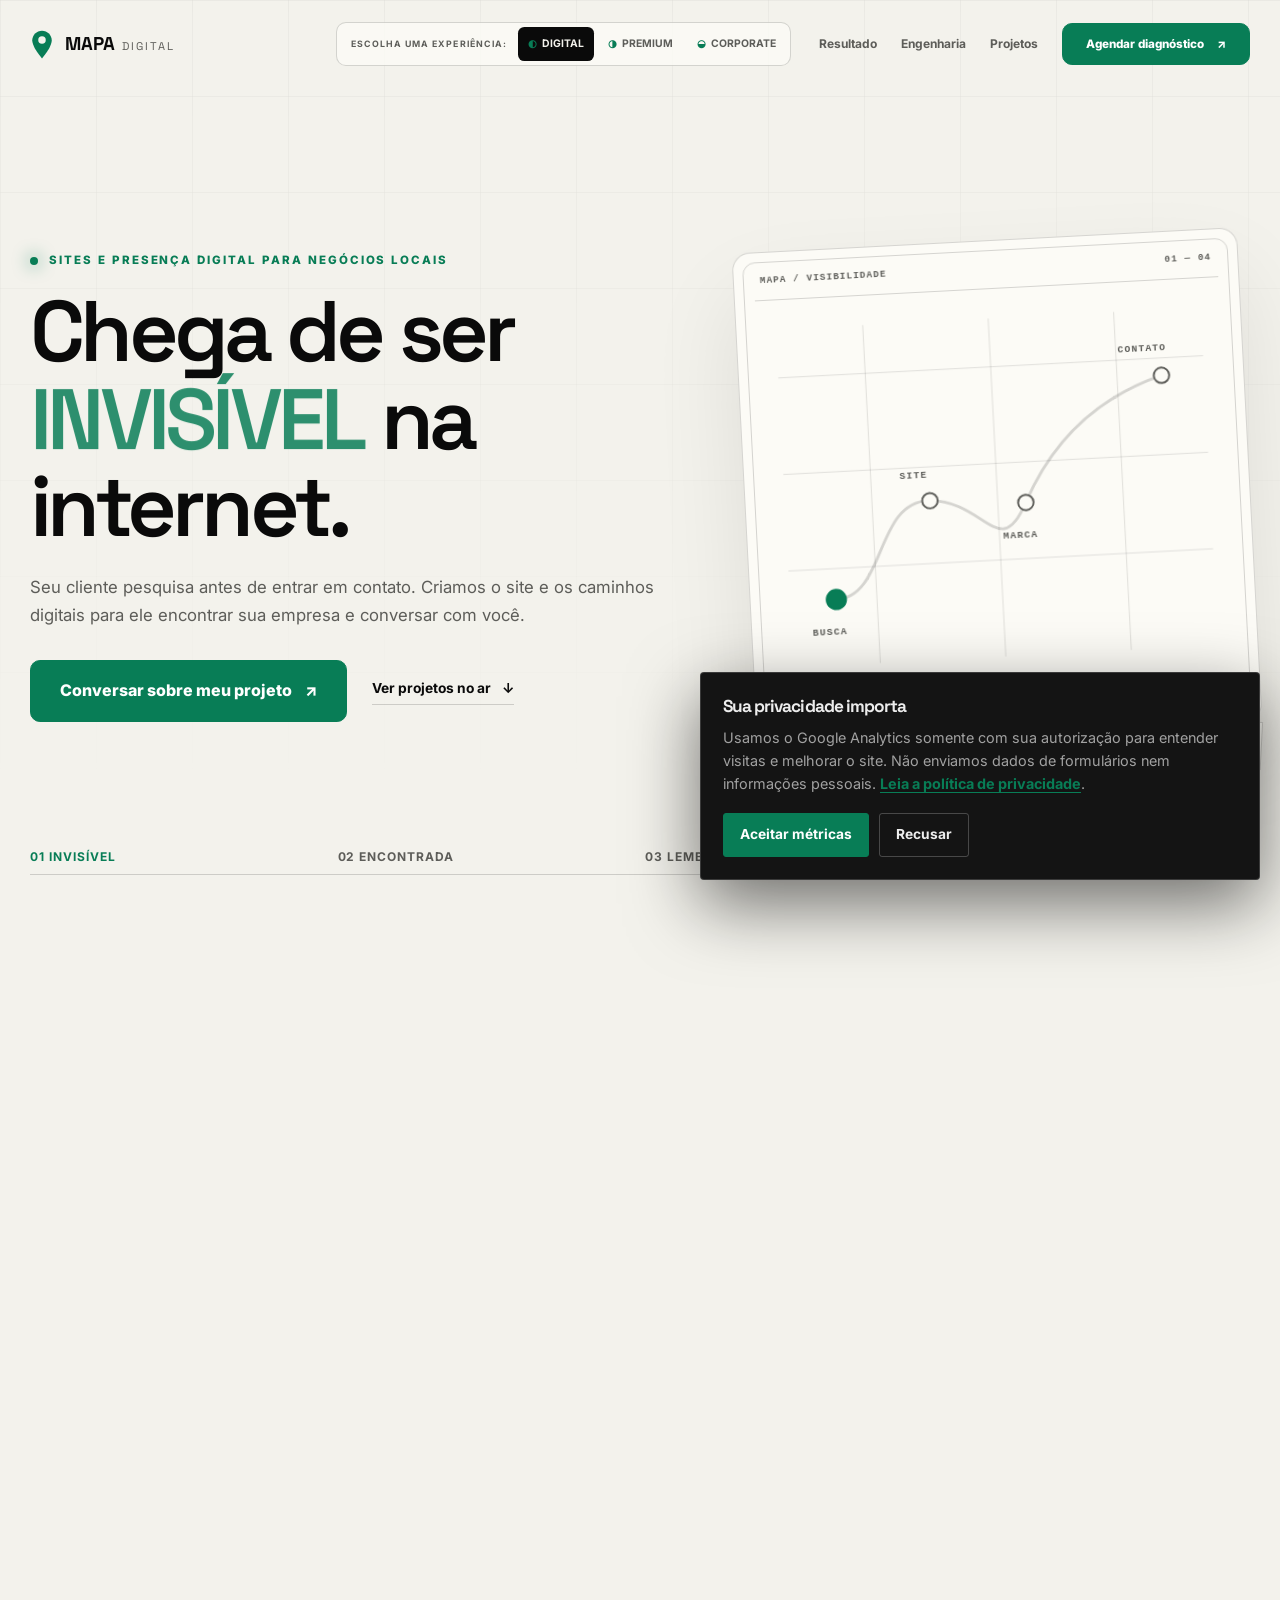
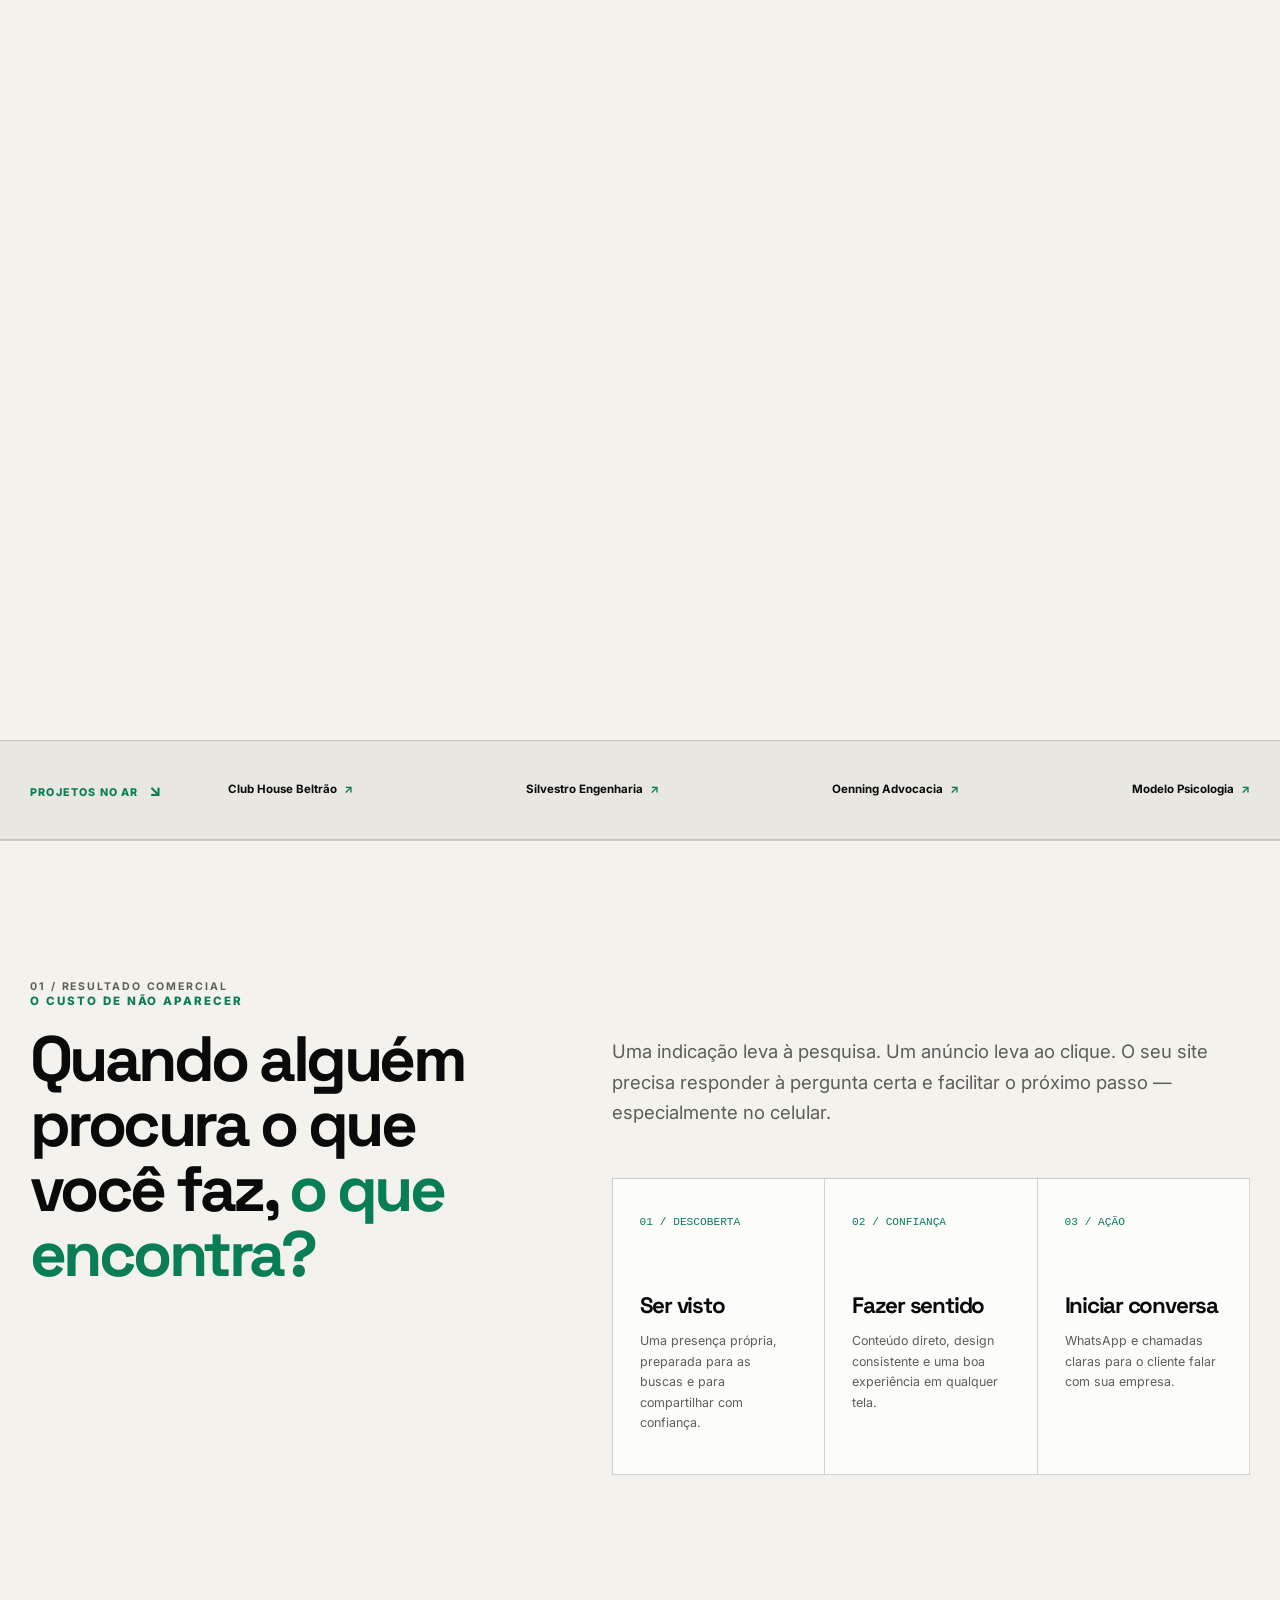
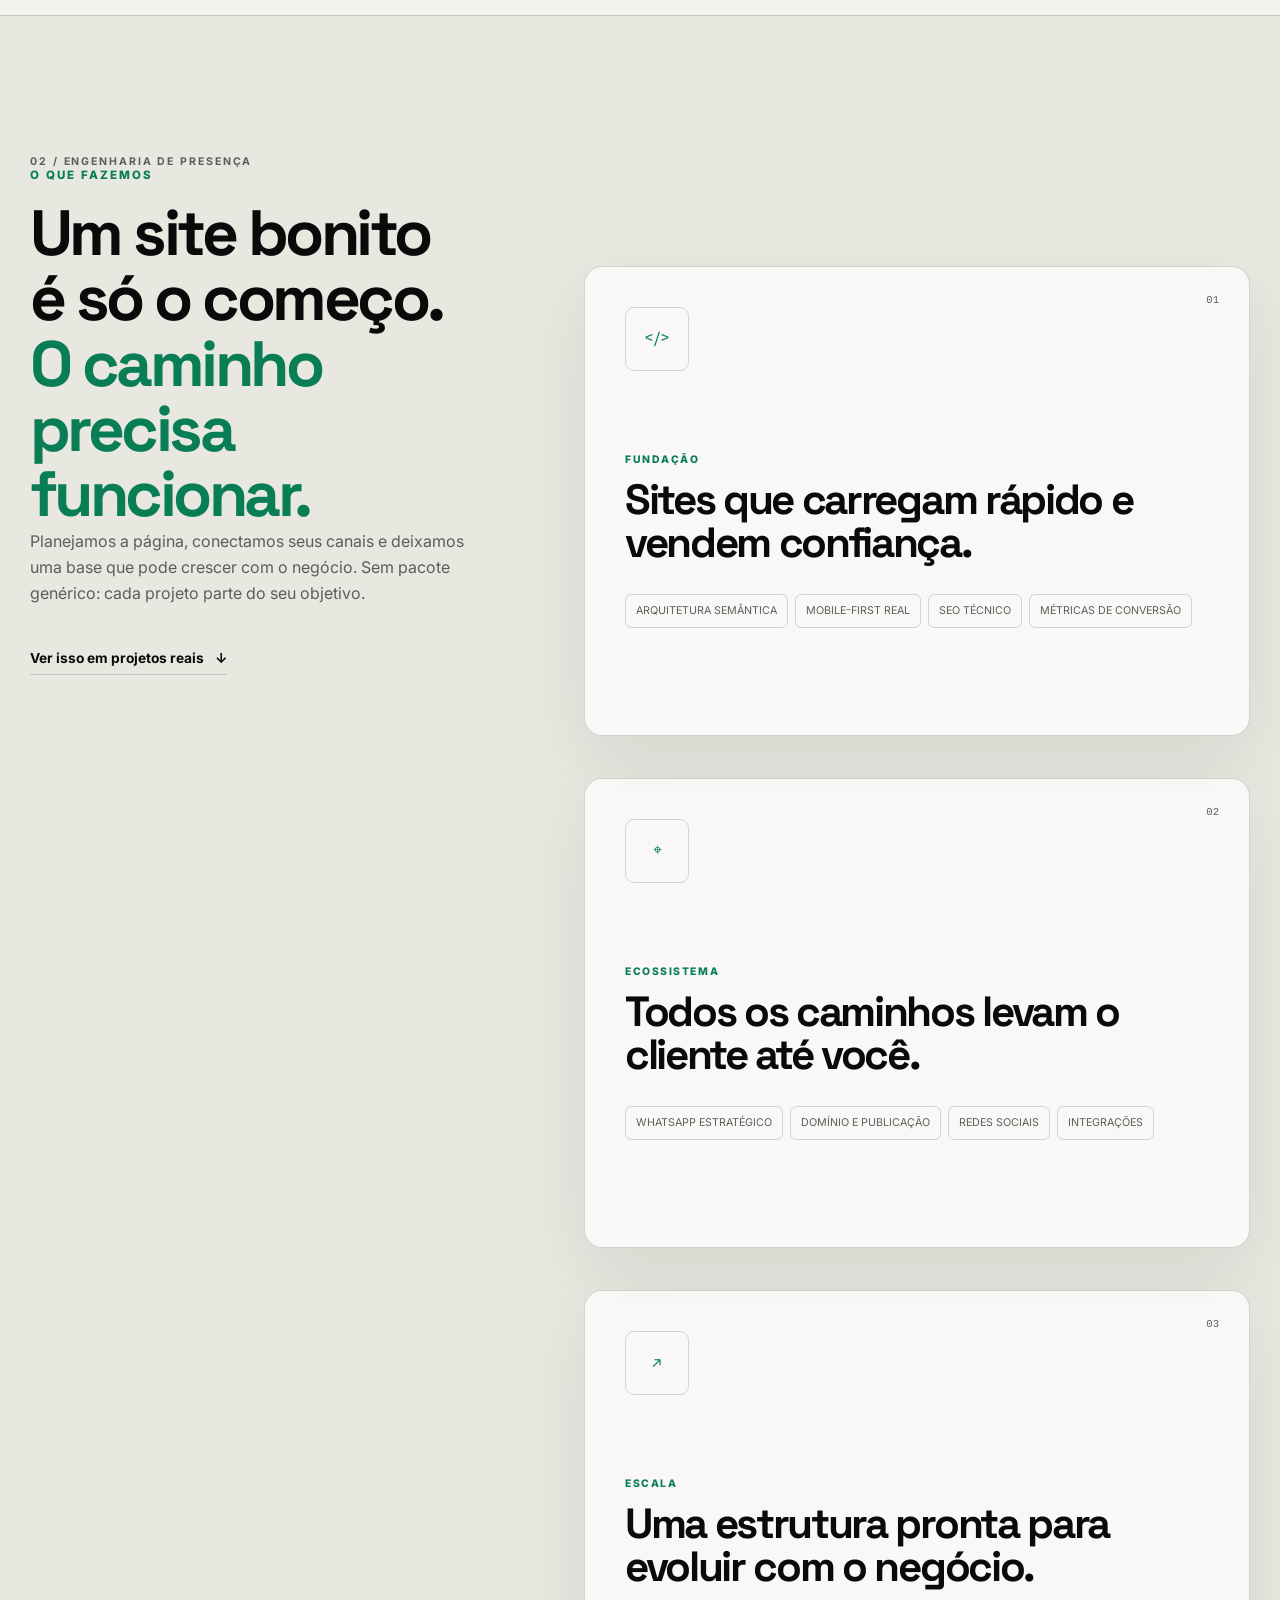
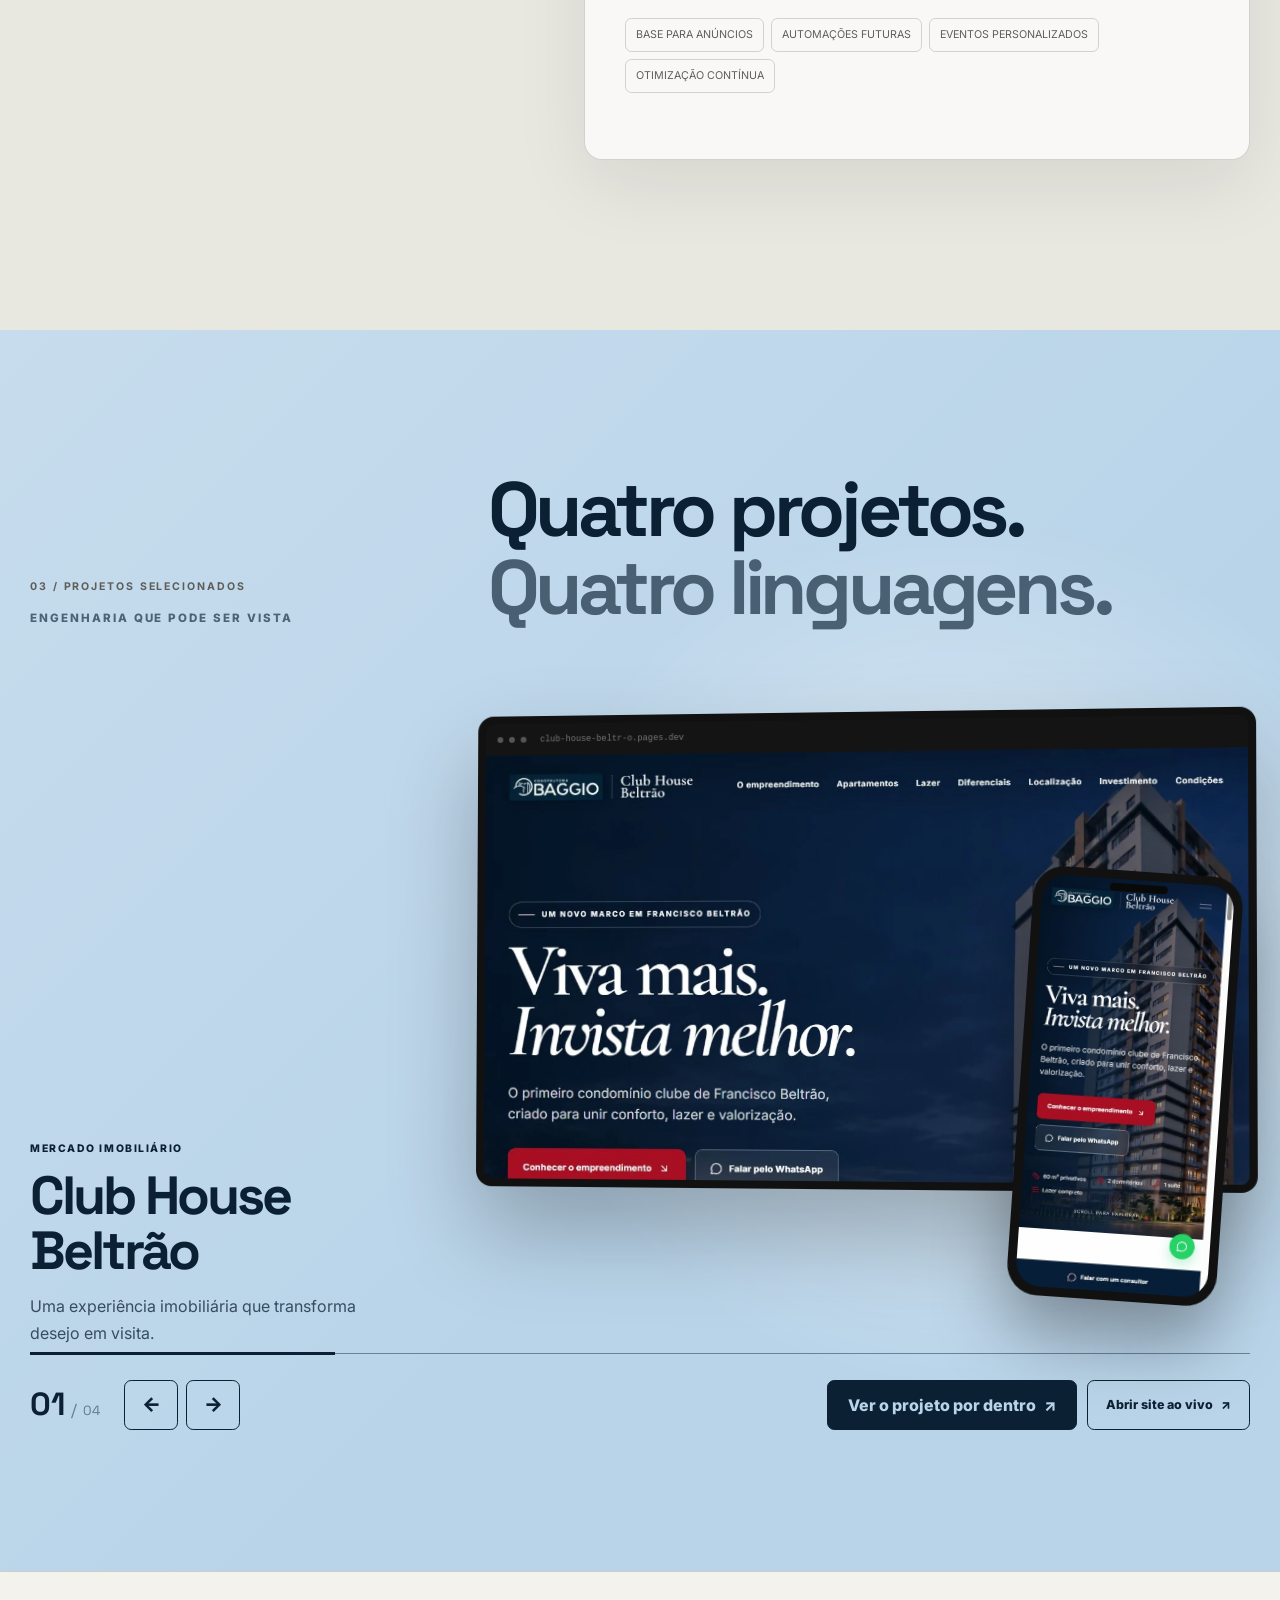
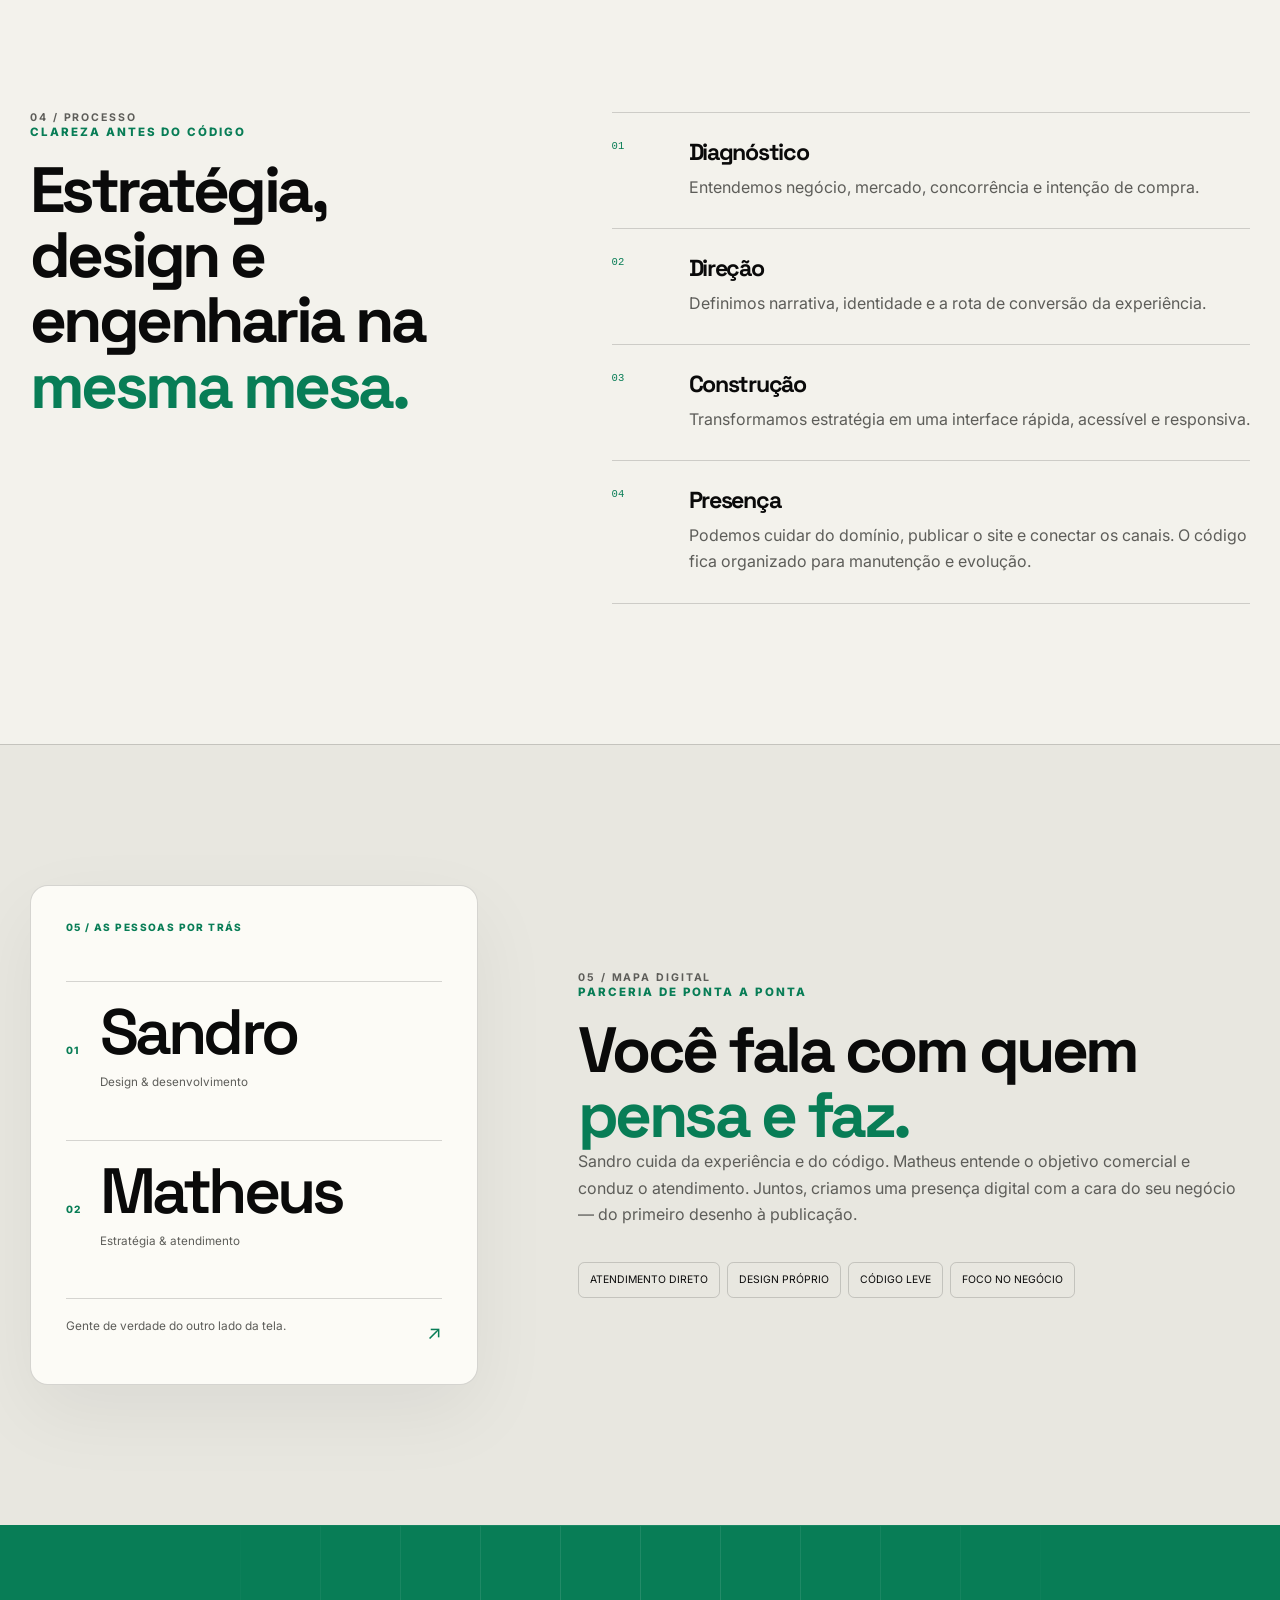
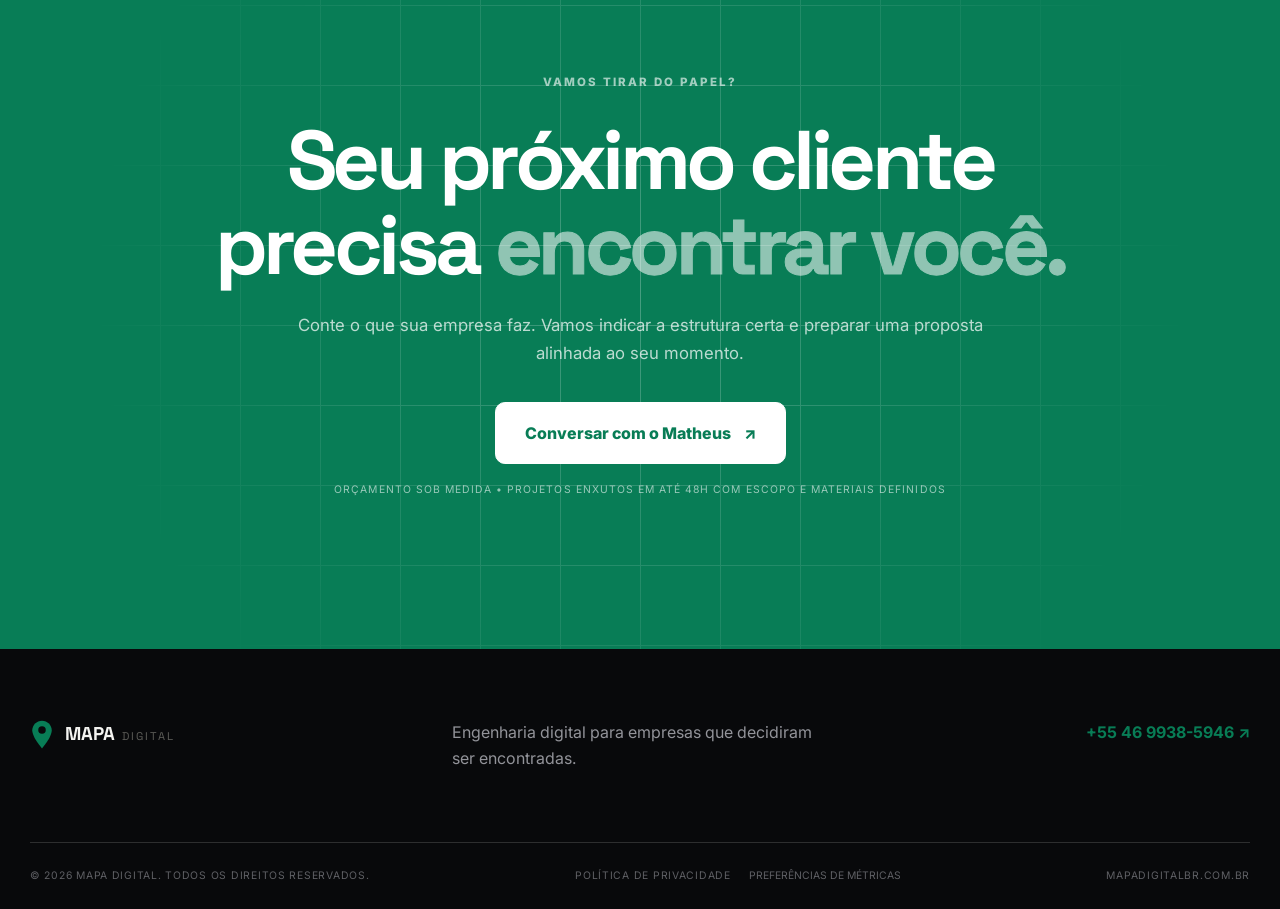
<file: index.html>
<!doctype html>
<html lang="pt-BR" data-experience="digital">
<head>
  <meta charset="utf-8">
  <meta name="viewport" content="width=device-width, initial-scale=1">
  <title>Mapa Digital | Sites e presença digital para negócios locais</title>
  <meta name="description" content="Sites e landing pages sob medida, com design, publicação e canais de contato conectados. Conheça os projetos da Mapa Digital e fale com a equipe.">
  <meta name="author" content="Mapa Digital">
  <meta name="theme-color" content="#f3f2ec">
  <meta name="robots" content="index, follow">
  <link rel="canonical" href="https://landing-sites.netlify.app/">

  <meta property="og:type" content="website">
  <meta property="og:locale" content="pt_BR">
  <meta property="og:site_name" content="Mapa Digital">
  <meta property="og:title" content="Mapa Digital | Chega de ser invisível na internet">
  <meta property="og:description" content="Sites sob medida e presença digital pensada para aproximar sua empresa de novos clientes.">
  <meta property="og:url" content="https://landing-sites.netlify.app/">
  <meta property="og:image" content="https://landing-sites.netlify.app/assets/images/og-mapa-digital.png">
  <meta property="og:image:width" content="1200">
  <meta property="og:image:height" content="630">
  <meta property="og:image:alt" content="Mapa Digital — seu negócio encontrado, lembrado e escolhido">
  <meta name="twitter:card" content="summary_large_image">
  <meta name="twitter:title" content="Mapa Digital | Chega de ser invisível na internet">
  <meta name="twitter:description" content="Sites, estratégia e tecnologia para sua empresa vender no digital.">
  <meta name="twitter:image" content="https://landing-sites.netlify.app/assets/images/og-mapa-digital.png">

  <link rel="icon" href="assets/images/mapa-digital-pin.svg" type="image/svg+xml">
  <link rel="manifest" href="site.webmanifest">
  <link rel="preconnect" href="https://fonts.googleapis.com">
  <link rel="preconnect" href="https://fonts.gstatic.com" crossorigin>
  <link href="https://fonts.googleapis.com/css2?family=DM+Serif+Display&family=Inter:wght@400;500;600;700;800&family=Space+Grotesk:wght@500;600;700&display=swap" rel="stylesheet">
  <link rel="stylesheet" href="style.css?v=20260916-5">

  <script type="application/ld+json">
  {
    "@context": "https://schema.org",
    "@type": "ProfessionalService",
    "@id": "https://landing-sites.netlify.app/#service",
    "name": "Mapa Digital",
    "description": "Sites, experiências digitais e integrações para negócios locais.",
    "url": "https://landing-sites.netlify.app/",
    "telephone": "+55 46 9938-5946",
    "areaServed": { "@type": "Country", "name": "Brasil" },
    "serviceType": ["Sites e landing pages", "Presença digital", "Integrações", "Experiências de conversão"]
  }
  </script>
</head>
<body>
  <a class="skip-link" href="#conteudo">Pular para o conteúdo</a>
  <div class="color-wipe" aria-hidden="true"><span>MAPA // DNA</span></div>

  <header class="site-header" data-header>
    <div class="container header-inner">
      <a class="brand" href="#inicio" aria-label="Mapa Digital, início">
        <svg class="brand-pin" viewBox="0 0 32 40" aria-hidden="true"><path d="M16 1.5C8.82 1.5 3 7.24 3 14.34 3 23.9 16 38.5 16 38.5S29 23.9 29 14.34C29 7.24 23.18 1.5 16 1.5Z"/><circle cx="16" cy="14" r="5"/></svg>
        <span class="brand-word"><strong>MAPA</strong><span>DIGITAL</span></span>
      </a>

      <div class="dna-switcher" role="group" aria-label="Escolha uma experiência visual">
        <span class="dna-label">Escolha uma experiência:</span>
        <button type="button" data-dna-choice="digital" aria-pressed="true"><i aria-hidden="true">◐</i> Digital</button>
        <button type="button" data-dna-choice="premium" aria-pressed="false"><i aria-hidden="true">◑</i> Premium</button>
        <button type="button" data-dna-choice="corporate" aria-pressed="false"><i aria-hidden="true">◒</i> Corporate</button>
      </div>

      <button class="menu-toggle" type="button" aria-expanded="false" aria-controls="menu-principal" aria-label="Abrir menu" data-menu-toggle><span></span><span></span><span></span></button>
      <nav class="main-nav" id="menu-principal" aria-label="Navegação principal" data-menu>
        <a href="#resultado">Resultado</a>
        <a href="#engenharia">Engenharia</a>
        <a href="#projetos">Projetos</a>
        <a class="button button-small" href="https://wa.me/554699385946?text=Ol%C3%A1%2C%20Matheus%21%20Quero%20um%20diagn%C3%B3stico%20da%20presen%C3%A7a%20digital%20da%20minha%20empresa." target="_blank" rel="noopener noreferrer">Agendar diagnóstico <span aria-hidden="true">↗</span></a>
      </nav>
    </div>
  </header>

  <main id="conteudo">
    <section class="scroll-hero" id="inicio" data-scroll-story>
      <div class="story-sticky">
        <div class="story-grid" aria-hidden="true"></div>
        <div class="container story-layout">
          <div class="story-copy">
            <p class="eyebrow"><span></span> Sites e presença digital para negócios locais</p>
            <h1 data-story-heading><span data-story-prefix>Chega de ser</span> <span class="story-word" data-story-word>INVISÍVEL</span><span data-story-suffix> na internet.</span></h1>
            <p class="story-lead" data-story-lead>Seu cliente pesquisa antes de entrar em contato. Criamos o site e os caminhos digitais para ele encontrar sua empresa e conversar com você.</p>
            <div class="story-actions">
              <a class="button button-large" href="https://wa.me/554699385946?text=Ol%C3%A1%2C%20Matheus%21%20Quero%20conversar%20sobre%20um%20site%20para%20minha%20empresa." target="_blank" rel="noopener noreferrer">Conversar sobre meu projeto <span aria-hidden="true">↗</span></a>
              <a class="text-link" href="#projetos">Ver projetos no ar <span aria-hidden="true">↓</span></a>
            </div>
          </div>

          <div class="story-visual" aria-hidden="true">
            <div class="route-board">
              <div class="route-board-top"><span>MAPA / VISIBILIDADE</span><span data-route-counter>01 — 04</span></div>
              <svg class="route-map" viewBox="0 0 480 390" role="presentation">
                <path class="route-grid-line" d="M20 70H460M20 170H460M20 270H460M110 20V370M240 20V370M370 20V370"/>
                <path class="route-track" d="M68 302C120 302 113 202 170 205S239 273 269 212 347 108 416 88"/>
                <path class="route-active" data-route-path pathLength="100" d="M68 302C120 302 113 202 170 205S239 273 269 212 347 108 416 88"/>
                <circle class="route-point" data-route-node="0" cx="68" cy="302" r="8"/>
                <circle class="route-point" data-route-node="1" cx="170" cy="205" r="8"/>
                <circle class="route-point" data-route-node="2" cx="269" cy="212" r="8"/>
                <circle class="route-point" data-route-node="3" cx="416" cy="88" r="8"/>
                <text x="42" y="338">BUSCA</text><text x="140" y="181">SITE</text><text x="244" y="248">MARCA</text><text x="372" y="62">CONTATO</text>
              </svg>
              <div class="route-board-bottom"><span><i></i> PRESENÇA EM CONSTRUÇÃO</span><span data-story-status>BUSCANDO SINAL...</span></div>
            </div>
            <span class="route-coordinate">MAPA DIGITAL / BRASIL <br> IDEIAS QUE ENCONTRAM PESSOAS</span>
          </div>
        </div>

        <div class="story-progress" aria-hidden="true">
          <span data-story-step="0">01 Invisível</span><span data-story-step="1">02 Encontrada</span><span data-story-step="2">03 Lembrada</span><span data-story-step="3">04 Escolhido</span>
          <i><b data-story-progress></b></i>
        </div>
      </div>
    </section>

    <div class="proof-strip" aria-label="Projetos publicados">
      <div class="container proof-inner">
        <span>Projetos no ar <i aria-hidden="true">↘</i></span>
        <div class="proof-links">
          <a href="https://club-house-beltr-o.pages.dev/#inicio" target="_blank" rel="noopener noreferrer">Club House Beltrão <span aria-hidden="true">↗</span></a>
          <a href="https://silvestro-engenharia.pages.dev/" target="_blank" rel="noopener noreferrer">Silvestro Engenharia <span aria-hidden="true">↗</span></a>
          <a href="https://oenningadvocacia.adv.br/" target="_blank" rel="noopener noreferrer">Oenning Advocacia <span aria-hidden="true">↗</span></a>
          <a href="https://dev-sandro.github.io/modelo-psi/" target="_blank" rel="noopener noreferrer">Modelo Psicologia <span aria-hidden="true">↗</span></a>
        </div>
      </div>
    </div>

    <section class="impact-section" id="resultado">
      <div class="container impact-grid">
        <div class="impact-heading reveal">
          <span class="section-index">01 / RESULTADO COMERCIAL</span>
          <p class="section-kicker">O custo de não aparecer</p>
          <h2>Quando alguém procura o que você faz, <em>o que encontra?</em></h2>
        </div>
        <div class="impact-body reveal">
          <p class="impact-lead">Uma indicação leva à pesquisa. Um anúncio leva ao clique. O seu site precisa responder à pergunta certa e facilitar o próximo passo — especialmente no celular.</p>
          <div class="impact-metrics">
            <article><strong>01 / DESCOBERTA</strong><h3>Ser visto</h3><p>Uma presença própria, preparada para as buscas e para compartilhar com confiança.</p></article>
            <article><strong>02 / CONFIANÇA</strong><h3>Fazer sentido</h3><p>Conteúdo direto, design consistente e uma boa experiência em qualquer tela.</p></article>
            <article><strong>03 / AÇÃO</strong><h3>Iniciar conversa</h3><p>WhatsApp e chamadas claras para o cliente falar com sua empresa.</p></article>
          </div>
        </div>
      </div>
    </section>

    <section class="engineering-section" id="engenharia">
      <div class="container engineering-layout">
        <div class="engineering-sticky reveal">
          <span class="section-index">02 / ENGENHARIA DE PRESENÇA</span>
          <p class="section-kicker">O que fazemos</p>
          <h2>Um site bonito é só o começo. <em>O caminho precisa funcionar.</em></h2>
          <p>Planejamos a página, conectamos seus canais e deixamos uma base que pode crescer com o negócio. Sem pacote genérico: cada projeto parte do seu objetivo.</p>
          <a class="text-link" href="#projetos">Ver isso em projetos reais <span aria-hidden="true">↓</span></a>
        </div>

        <div class="depth-stack" data-depth-stack>
          <article class="depth-card" data-depth=".07">
            <span>01</span><div class="depth-icon" aria-hidden="true">&lt;/&gt;</div><p>Fundação</p><h3>Sites que carregam rápido e vendem confiança.</h3><ul><li>Arquitetura semântica</li><li>Mobile-first real</li><li>SEO técnico</li><li>Métricas de conversão</li></ul>
          </article>
          <article class="depth-card" data-depth=".12">
            <span>02</span><div class="depth-icon" aria-hidden="true">⌖</div><p>Ecossistema</p><h3>Todos os caminhos levam o cliente até você.</h3><ul><li>WhatsApp estratégico</li><li>Domínio e publicação</li><li>Redes sociais</li><li>Integrações</li></ul>
          </article>
          <article class="depth-card" data-depth=".17">
            <span>03</span><div class="depth-icon" aria-hidden="true">↗</div><p>Escala</p><h3>Uma estrutura pronta para evoluir com o negócio.</h3><ul><li>Base para anúncios</li><li>Automações futuras</li><li>Eventos personalizados</li><li>Otimização contínua</li></ul>
          </article>
        </div>
      </div>
    </section>

    <section class="showcase-section" id="projetos" data-project-showcase>
      <div class="showcase-atmosphere" aria-hidden="true"></div>
      <div class="container showcase-shell">
        <header class="showcase-heading reveal">
          <div><span class="section-index">03 / PROJETOS SELECIONADOS</span><p class="section-kicker">Engenharia que pode ser vista</p></div>
          <h2>Quatro projetos.<br><em>Quatro linguagens.</em></h2>
        </header>

        <div class="showcase-stage">
          <div class="project-meta">
            <p data-project-category>Mercado imobiliário</p>
            <h3 data-project-title>Club House Beltrão</h3>
            <span data-project-summary>Uma experiência imobiliária que transforma desejo em visita.</span>
          </div>

          <div class="mockup-composition" data-project-media>
            <div class="desktop-mockup"><div class="browser-bar"><i></i><i></i><i></i><span data-project-domain>club-house-beltr-o.pages.dev</span></div><div class="desktop-screen"><img data-project-desktop src="assets/images/club-house-beltrao.webp" width="1265" height="708" alt="Landing page Club House Beltrão"></div></div>
            <div class="mobile-mockup"><div class="mobile-speaker"></div><div class="mobile-screen"><img data-project-mobile src="assets/images/club-house-beltrao-mobile.png" width="375" height="811" alt="Versão móvel real do projeto Club House Beltrão"></div></div>
          </div>

          <div class="showcase-controls">
            <div class="project-counter"><strong data-project-current>01</strong><span>/</span><small data-project-total>04</small></div>
            <div class="project-arrows"><button type="button" data-project-prev aria-label="Projeto anterior"><span aria-hidden="true">←</span></button><button type="button" data-project-next aria-label="Próximo projeto"><span aria-hidden="true">→</span></button></div>
            <div class="project-actions"><button class="case-trigger" type="button" data-open-case>Ver o projeto por dentro <span aria-hidden="true">↗</span></button><a class="project-live" data-project-live href="https://club-house-beltr-o.pages.dev/#inicio" target="_blank" rel="noopener noreferrer">Abrir site ao vivo <span aria-hidden="true">↗</span></a></div>
          </div>
        </div>
      </div>
    </section>

    <section class="process-section" id="processo">
      <div class="container process-grid">
        <header class="process-heading reveal"><span class="section-index">04 / PROCESSO</span><p class="section-kicker">Clareza antes do código</p><h2>Estratégia, design e engenharia na <em>mesma mesa.</em></h2></header>
        <ol class="process-list">
          <li class="reveal"><span>01</span><div><h3>Diagnóstico</h3><p>Entendemos negócio, mercado, concorrência e intenção de compra.</p></div></li>
          <li class="reveal"><span>02</span><div><h3>Direção</h3><p>Definimos narrativa, identidade e a rota de conversão da experiência.</p></div></li>
          <li class="reveal"><span>03</span><div><h3>Construção</h3><p>Transformamos estratégia em uma interface rápida, acessível e responsiva.</p></div></li>
          <li class="reveal"><span>04</span><div><h3>Presença</h3><p>Podemos cuidar do domínio, publicar o site e conectar os canais. O código fica organizado para manutenção e evolução.</p></div></li>
        </ol>
      </div>
    </section>

    <section class="authority-section" id="sobre">
      <div class="container authority-layout">
        <div class="team-card reveal"><span class="team-card-index">05 / AS PESSOAS POR TRÁS</span><div><span class="team-number">01</span><strong>Sandro</strong><small>Design & desenvolvimento</small></div><div><span class="team-number">02</span><strong>Matheus</strong><small>Estratégia & atendimento</small></div><p>Gente de verdade do outro lado da tela. <span aria-hidden="true">↗</span></p></div>
        <div class="authority-copy reveal"><span class="section-index">05 / MAPA DIGITAL</span><p class="section-kicker">Parceria de ponta a ponta</p><h2>Você fala com quem <em>pensa e faz.</em></h2><p>Sandro cuida da experiência e do código. Matheus entende o objetivo comercial e conduz o atendimento. Juntos, criamos uma presença digital com a cara do seu negócio — do primeiro desenho à publicação.</p><div class="authority-tags"><span>Atendimento direto</span><span>Design próprio</span><span>Código leve</span><span>Foco no negócio</span></div></div>
      </div>
    </section>

    <section class="final-cta" id="contato">
      <div class="container final-cta-inner reveal"><p class="section-kicker">Vamos tirar do papel?</p><h2>Seu próximo cliente precisa <em>encontrar você.</em></h2><p>Conte o que sua empresa faz. Vamos indicar a estrutura certa e preparar uma proposta alinhada ao seu momento.</p><a class="button button-large" href="https://wa.me/554699385946?text=Ol%C3%A1%2C%20Matheus%21%20Quero%20um%20diagn%C3%B3stico%20da%20presen%C3%A7a%20digital%20da%20minha%20empresa." target="_blank" rel="noopener noreferrer">Conversar com o Matheus <span aria-hidden="true">↗</span></a><small>Orçamento sob medida • Projetos enxutos em até 48h com escopo e materiais definidos</small></div>
    </section>
  </main>

  <footer class="site-footer">
    <div class="container footer-main"><a class="brand brand-footer" href="#inicio"><svg class="brand-pin" viewBox="0 0 32 40" aria-hidden="true"><path d="M16 1.5C8.82 1.5 3 7.24 3 14.34 3 23.9 16 38.5 16 38.5S29 23.9 29 14.34C29 7.24 23.18 1.5 16 1.5Z"/><circle cx="16" cy="14" r="5"/></svg><span class="brand-word"><strong>MAPA</strong><span>DIGITAL</span></span></a><p>Engenharia digital para empresas que decidiram ser encontradas.</p><a href="https://wa.me/554699385946" target="_blank" rel="noopener noreferrer">+55 46 9938-5946 ↗</a></div>
    <div class="container footer-bottom"><p>© <span data-year>2026</span> Mapa Digital. Todos os direitos reservados.</p><div><a href="privacy.html">Política de privacidade</a><button type="button" data-open-privacy-settings>Preferências de métricas</button></div><p>mapadigitalbr.com.br</p></div>
  </footer>

  <a class="whatsapp-float" href="https://wa.me/554699385946?text=Ol%C3%A1%2C%20Matheus%21%20Quero%20colocar%20minha%20empresa%20no%20Mapa%20Digital." target="_blank" rel="noopener noreferrer" aria-label="Falar com Matheus pelo WhatsApp"><span aria-hidden="true">↗</span> Falar no WhatsApp</a>

  <dialog class="case-dialog" data-case-dialog aria-labelledby="case-title">
    <div class="case-shell">
      <button class="case-close" type="button" data-close-case aria-label="Fechar case study">×</button>
      <header class="case-hero"><p data-case-category>Mercado imobiliário</p><h2 id="case-title" data-case-title>Club House Beltrão</h2><a data-case-link href="https://club-house-beltr-o.pages.dev/#inicio" target="_blank" rel="noopener noreferrer">Visitar projeto ao vivo ↗</a></header>
      <div class="case-visual" data-case-media><img data-case-image src="assets/images/club-house-beltrao.webp" width="1265" height="708" alt="Projeto Club House Beltrão"></div>
      <div class="case-narrative"><article><span>01</span><h3>O desafio</h3><p data-case-challenge></p></article><article><span>02</span><h3>A solução</h3><p data-case-solution></p></article><article><span>03</span><h3>A experiência</h3><p data-case-experience></p></article><article><span>04</span><h3>O resultado</h3><p data-case-result></p></article></div>
    </div>
  </dialog>

  <script src="analytics.js" data-measurement-id="G-YHQCRPCNF6" defer></script>
  <script type="module" src="site-dna.js?v=20260916-2"></script>
  <script type="module" src="scroll-story.js?v=20260916-4"></script>
  <script type="module" src="project-showcase.js?v=20260916-5"></script>
  <script type="module" src="motion.js?v=20260916-4"></script>
  <script src="script.js?v=20260916-2" defer></script>
</body>
</html>
</file>
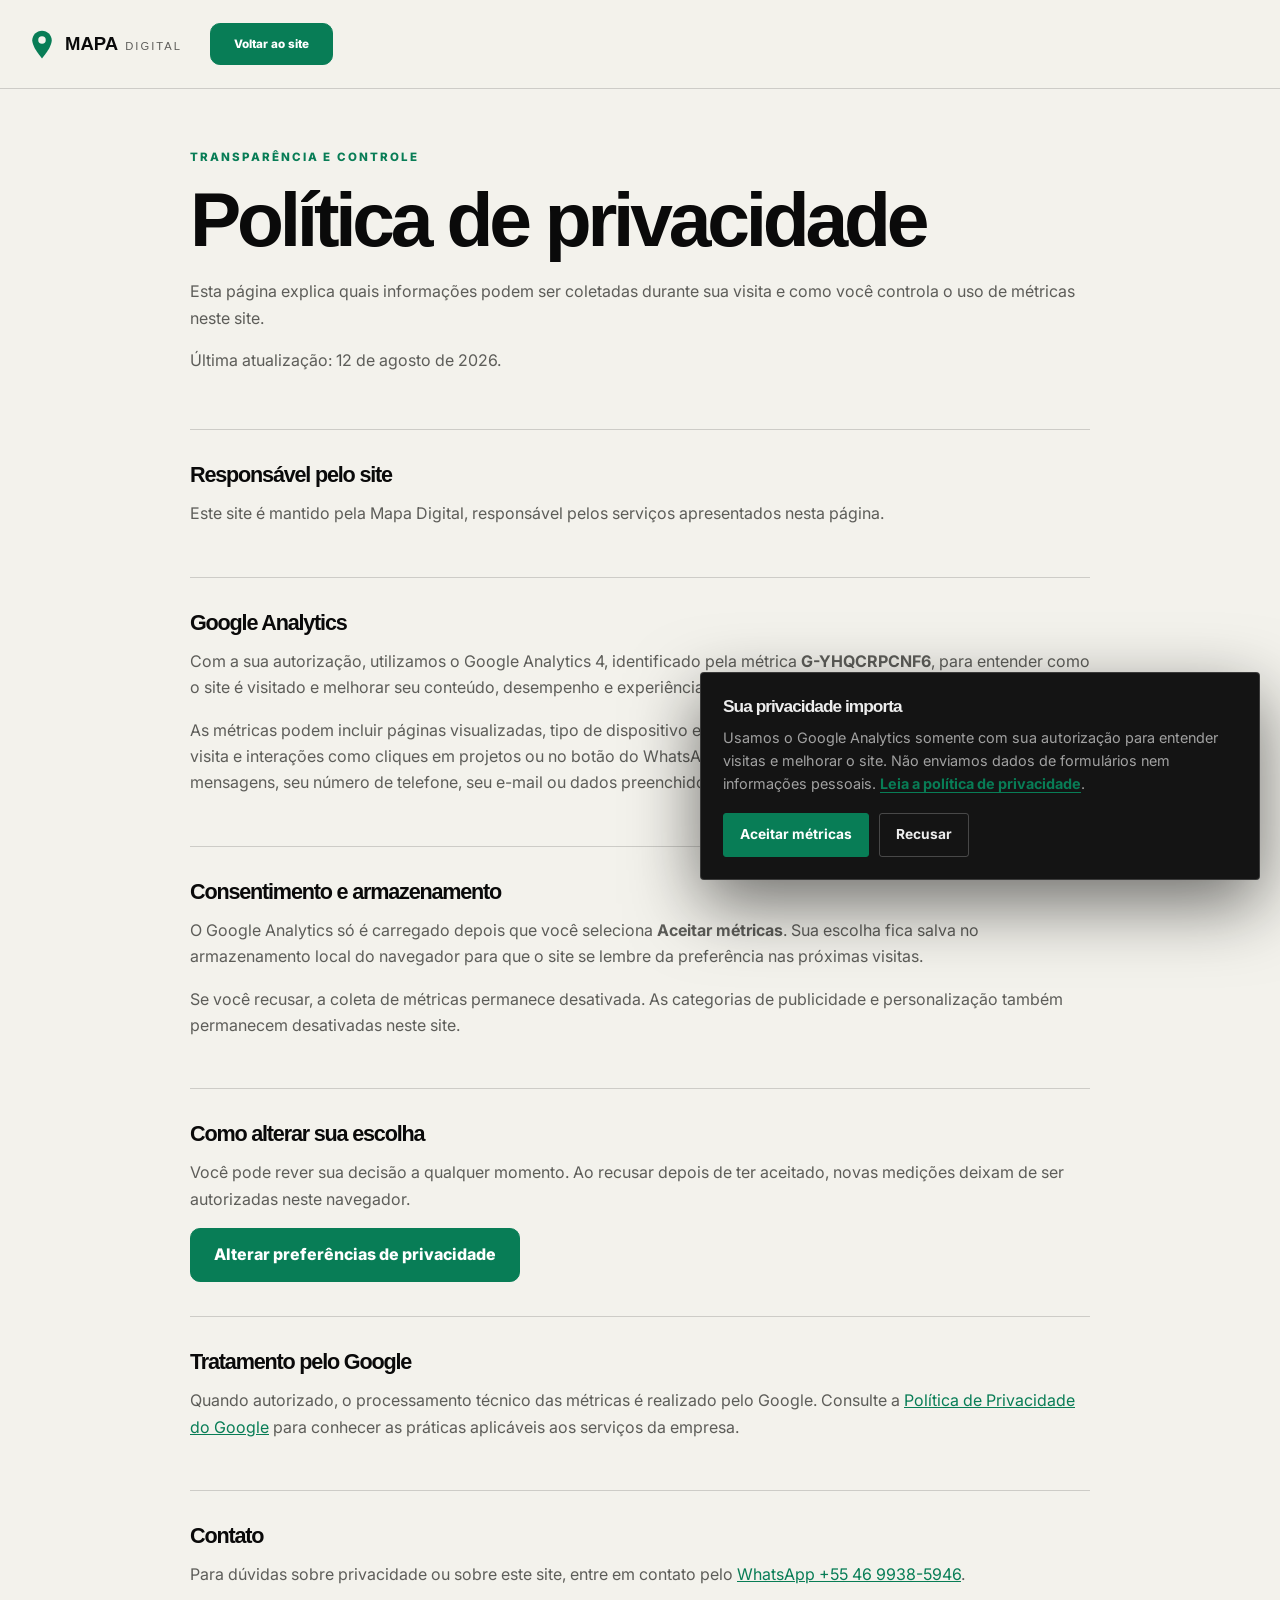
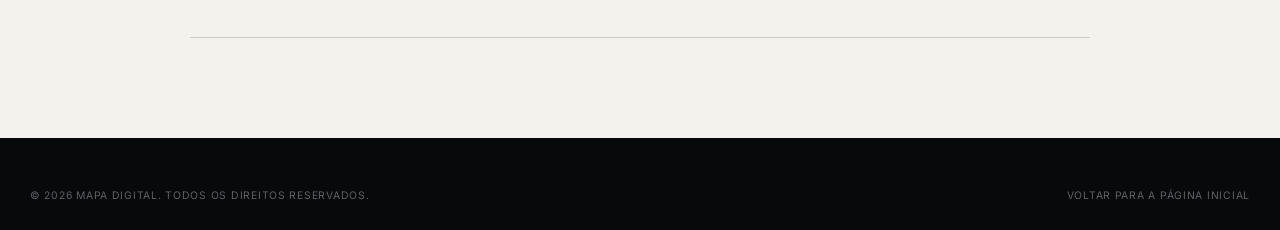
<file: privacy.html>
<!doctype html>
<html lang="pt-BR">
<head>
  <meta charset="utf-8">
  <meta name="viewport" content="width=device-width, initial-scale=1">
  <title>Política de privacidade | Mapa Digital</title>
  <meta name="description" content="Saiba como a Mapa Digital utiliza o Google Analytics e protege a privacidade dos visitantes.">
  <meta name="author" content="Mapa Digital">
  <meta name="theme-color" content="#0a0a0a">
  <meta name="robots" content="index, follow">
  <link rel="canonical" href="https://landing-sites.netlify.app/privacy">
  <link rel="icon" href="assets/images/mapa-digital-pin.svg" type="image/svg+xml">
  <link rel="preconnect" href="https://fonts.googleapis.com">
  <link rel="preconnect" href="https://fonts.gstatic.com" crossorigin>
  <link href="https://fonts.googleapis.com/css2?family=Inter:wght@400;500;600;700;800&display=swap" rel="stylesheet">
  <link rel="stylesheet" href="style.css?v=20260916-2">
</head>
<body>
  <a class="skip-link" href="#conteudo">Pular para o conteúdo</a>

  <header class="site-header privacy-header" data-header>
    <div class="container header-inner">
      <a class="brand" href="./" aria-label="Mapa Digital, página inicial">
        <svg class="brand-pin" viewBox="0 0 32 40" aria-hidden="true"><path d="M16 1.5C8.82 1.5 3 7.24 3 14.34 3 23.9 16 38.5 16 38.5S29 23.9 29 14.34C29 7.24 23.18 1.5 16 1.5Z"/><circle cx="16" cy="14" r="5"/></svg>
        <span class="brand-word"><strong>MAPA</strong><span>DIGITAL</span></span>
      </a>
      <a class="button button-small" href="./">Voltar ao site</a>
    </div>
  </header>

  <main class="privacy-main" id="conteudo">
    <article class="container privacy-layout">
      <header class="privacy-intro">
        <p class="section-kicker">Transparência e controle</p>
        <h1>Política de privacidade</h1>
        <p>Esta página explica quais informações podem ser coletadas durante sua visita e como você controla o uso de métricas neste site.</p>
        <p class="privacy-updated">Última atualização: 12 de agosto de 2026.</p>
      </header>

      <div class="privacy-content">
        <section>
          <h2>Responsável pelo site</h2>
          <p>Este site é mantido pela Mapa Digital, responsável pelos serviços apresentados nesta página.</p>
        </section>

        <section>
          <h2>Google Analytics</h2>
          <p>Com a sua autorização, utilizamos o Google Analytics 4, identificado pela métrica <strong>G-YHQCRPCNF6</strong>, para entender como o site é visitado e melhorar seu conteúdo, desempenho e experiência de navegação.</p>
          <p>As métricas podem incluir páginas visualizadas, tipo de dispositivo e navegador, localização aproximada, origem da visita e interações como cliques em projetos ou no botão do WhatsApp. Não enviamos ao Analytics o conteúdo das mensagens, seu número de telefone, seu e-mail ou dados preenchidos por você.</p>
        </section>

        <section>
          <h2>Consentimento e armazenamento</h2>
          <p>O Google Analytics só é carregado depois que você seleciona <strong>Aceitar métricas</strong>. Sua escolha fica salva no armazenamento local do navegador para que o site se lembre da preferência nas próximas visitas.</p>
          <p>Se você recusar, a coleta de métricas permanece desativada. As categorias de publicidade e personalização também permanecem desativadas neste site.</p>
        </section>

        <section>
          <h2>Como alterar sua escolha</h2>
          <p>Você pode rever sua decisão a qualquer momento. Ao recusar depois de ter aceitado, novas medições deixam de ser autorizadas neste navegador.</p>
          <button class="button button-outline" type="button" data-open-privacy-settings>Alterar preferências de privacidade</button>
        </section>

        <section>
          <h2>Tratamento pelo Google</h2>
          <p>Quando autorizado, o processamento técnico das métricas é realizado pelo Google. Consulte a <a href="https://policies.google.com/privacy?hl=pt-BR" target="_blank" rel="noopener noreferrer">Política de Privacidade do Google</a> para conhecer as práticas aplicáveis aos serviços da empresa.</p>
        </section>

        <section>
          <h2>Contato</h2>
          <p>Para dúvidas sobre privacidade ou sobre este site, entre em contato pelo <a href="https://wa.me/554699385946" target="_blank" rel="noopener noreferrer">WhatsApp +55 46 9938-5946</a>.</p>
        </section>
      </div>
    </article>
  </main>

  <footer class="site-footer privacy-footer">
    <div class="container footer-bottom">
      <p>© <span data-year>2026</span> Mapa Digital. Todos os direitos reservados.</p>
      <a href="./">Voltar para a página inicial</a>
    </div>
  </footer>

  <script src="analytics.js" data-measurement-id="G-YHQCRPCNF6" defer></script>
  <script type="module" src="site-dna.js?v=20260916-2"></script>
  <script src="script.js" defer></script>
</body>
</html>
</file>
<file: style.css>
:root {
  --bg: #f3f2ec;
  --bg-alt: #e8e7e0;
  --surface: rgba(255, 255, 255, .72);
  --surface-solid: #fcfbf6;
  --text: #0a0a0a;
  --muted: #5d5d59;
  --line: rgba(10, 10, 10, .16);
  --accent: #087d56;
  --accent-2: #1677ff;
  --accent-rgb: 8, 125, 86;
  --button-text: #fff;
  --display: "Space Grotesk", sans-serif;
  --body: "Inter", sans-serif;
  --radius: 18px;
  --card-blur: 0px;
  --section-space: 140px;
  --ease: cubic-bezier(.16, 1, .3, 1);
  --container: 1220px;
  color-scheme: light;
}

html[data-experience="premium"] {
  --bg: #09090b;
  --bg-alt: #111116;
  --surface: rgba(24, 24, 31, .62);
  --surface-solid: #15151b;
  --text: #f3f0e9;
  --muted: #9c9ba2;
  --line: rgba(255, 255, 255, .16);
  --accent: #c9ff2e;
  --accent-2: #9e67ff;
  --accent-rgb: 201, 255, 46;
  --button-text: #080a03;
  --display: "Space Grotesk", sans-serif;
  --radius: 30px;
  --card-blur: 22px;
  --section-space: 165px;
  color-scheme: dark;
}

html[data-experience="corporate"] {
  --bg: #edf1f5;
  --bg-alt: #dce4ec;
  --surface: rgba(255, 255, 255, .82);
  --surface-solid: #fff;
  --text: #0b2139;
  --muted: #536477;
  --line: rgba(11, 33, 57, .18);
  --accent: #1559a8;
  --accent-2: #72849a;
  --accent-rgb: 21, 89, 168;
  --button-text: #fff;
  --display: "DM Serif Display", Georgia, serif;
  --radius: 2px;
  --card-blur: 5px;
  --section-space: 130px;
  color-scheme: light;
}

* { box-sizing: border-box; }
html { scroll-behavior: smooth; background: var(--bg); }
body { margin: 0; min-width: 320px; overflow-x: clip; background: var(--bg); color: var(--text); font-family: var(--body); line-height: 1.65; transition: background .8s var(--ease), color .8s var(--ease); -webkit-font-smoothing: antialiased; }
body.menu-open, body.case-open { overflow: hidden; }
body::selection { background: var(--accent); color: var(--button-text); }
img { display: block; max-width: 100%; }
a { color: inherit; text-decoration: none; }
button { font: inherit; }
h1, h2, h3, p, ul, ol { margin-top: 0; }
h1, h2, h3 { font-family: var(--display); letter-spacing: -.055em; line-height: 1.02; }
h1 em, h2 em { color: var(--accent); font-style: normal; }
.container { width: min(calc(100% - 48px), var(--container)); margin-inline: auto; }
.skip-link { position: fixed; left: 14px; top: 14px; z-index: 1000; padding: 12px 18px; background: var(--accent); color: var(--button-text); font-weight: 800; transform: translateY(-150%); }
.skip-link:focus { transform: none; }
.section-index { display: block; color: var(--muted); font: 700 .66rem/1.2 var(--body); letter-spacing: .18em; text-transform: uppercase; }
.section-kicker, .eyebrow { color: var(--accent); font: 800 .72rem/1.3 var(--body); letter-spacing: .17em; text-transform: uppercase; }

.color-wipe { position: fixed; inset: 0; z-index: 9999; display: grid; place-items: center; background: var(--wipe-color, #0a0a0a); color: var(--wipe-text, #fff); pointer-events: none; transform: scaleY(0); transform-origin: bottom; }
.color-wipe span { font: 700 clamp(1rem, 2vw, 1.5rem)/1 var(--display); letter-spacing: .16em; opacity: 0; }
.color-wipe.is-entering { animation: wipeIn .48s var(--ease) forwards; }
.color-wipe.is-entering span { animation: wipeLabel .25s .18s ease forwards; }
.color-wipe.is-leaving { transform-origin: top; animation: wipeOut .55s var(--ease) forwards; }
@keyframes wipeIn { to { transform: scaleY(1); } }
@keyframes wipeOut { from { transform: scaleY(1); } to { transform: scaleY(0); } }
@keyframes wipeLabel { to { opacity: 1; } }

.site-header { position: fixed; inset: 0 0 auto; z-index: 100; border-bottom: 1px solid transparent; transition: background .35s, border-color .35s; }
.site-header.scrolled { border-color: var(--line); background: color-mix(in srgb, var(--bg) 82%, transparent); backdrop-filter: blur(18px); }
.header-inner { min-height: 88px; display: flex; align-items: center; gap: 28px; }
.brand { display: inline-flex; align-items: center; gap: 11px; flex-shrink: 0; }
.brand-pin { width: 24px; height: 31px; }
.brand-pin path { fill: var(--accent); transition: fill .7s var(--ease); }
.brand-pin circle { fill: var(--bg); transition: fill .7s var(--ease); }
.brand-word { display: flex; align-items: baseline; gap: 7px; font-family: "Space Grotesk", sans-serif; }
.brand-word strong { font-size: 1.16rem; }
.brand-word span { color: var(--muted); font-size: .7rem; letter-spacing: .18em; }
.dna-switcher { display: flex; align-items: center; gap: 4px; margin-left: auto; padding: 4px; border: 1px solid var(--line); border-radius: calc(var(--radius) * .55); background: color-mix(in srgb, var(--surface-solid) 78%, transparent); }
.dna-label { margin: 0 7px 0 10px; color: var(--muted); font: 700 .55rem/1 var(--body); letter-spacing: .12em; text-transform: uppercase; }
.dna-switcher button { padding: 8px 10px; border: 0; border-radius: calc(var(--radius) * .35); background: transparent; color: var(--muted); font-size: .65rem; font-weight: 700; text-transform: uppercase; cursor: pointer; }
.dna-switcher button i { margin-right: 3px; color: var(--accent); font-style: normal; }
.dna-switcher button[aria-pressed="true"] { background: var(--text); color: var(--bg); }
.main-nav { display: flex; align-items: center; gap: 24px; }
.main-nav > a:not(.button) { color: var(--muted); font-size: .75rem; font-weight: 700; }
.main-nav > a:not(.button):hover { color: var(--accent); }
.menu-toggle { display: none; width: 44px; height: 44px; border: 1px solid var(--line); border-radius: calc(var(--radius) * .5); background: transparent; color: var(--text); }
.menu-toggle span { display: block; width: 22px; height: 2px; margin: 5px auto; background: currentColor; transition: transform .2s, opacity .2s; }
.menu-toggle[aria-expanded="true"] span:nth-child(1) { transform: translateY(7px) rotate(45deg); }
.menu-toggle[aria-expanded="true"] span:nth-child(2) { opacity: 0; }
.menu-toggle[aria-expanded="true"] span:nth-child(3) { transform: translateY(-7px) rotate(-45deg); }
.button { display: inline-flex; align-items: center; justify-content: center; gap: 13px; min-height: 54px; padding: 0 23px; border: 1px solid var(--accent); border-radius: calc(var(--radius) * .55); background: var(--accent); color: var(--button-text); font-weight: 800; line-height: 1.1; cursor: pointer; transition: transform .35s var(--ease), box-shadow .35s var(--ease), background .35s; }
.button span, .text-link span, .project-live span { display: inline-block; transition: transform .35s var(--ease); }
.button:hover { transform: translateY(-3px); box-shadow: 0 17px 45px rgba(var(--accent-rgb), .25); }
.button:hover span, .project-live:hover span { transform: translate(3px, -3px); }
.text-link:hover span { transform: translateY(3px); }
.button-small { min-height: 42px; font-size: .73rem; }
.button-large { min-height: 62px; padding-inline: 29px; }
.text-link { display: inline-flex; gap: 11px; width: fit-content; padding-bottom: 5px; border-bottom: 1px solid var(--line); color: var(--text); font-size: .86rem; font-weight: 700; }
.text-link:hover { border-color: var(--accent); color: var(--accent); }
:focus-visible { outline: 3px solid var(--accent); outline-offset: 4px; }

.scroll-hero { position: relative; height: 260vh; }
.story-sticky { position: sticky; top: 0; height: 100vh; min-height: 680px; overflow: hidden; display: grid; align-items: center; background: var(--bg); transition: background .8s var(--ease); }
.story-grid { position: absolute; inset: 0; opacity: .22; background-image: linear-gradient(var(--line) 1px, transparent 1px), linear-gradient(90deg, var(--line) 1px, transparent 1px); background-size: 96px 96px; mask-image: linear-gradient(#000, transparent 95%); }
.story-layout { position: relative; display: grid; grid-template-columns: 1.12fr .88fr; align-items: center; gap: 70px; padding-top: 75px; }
.story-copy { position: relative; z-index: 2; }
.eyebrow { display: flex; align-items: center; gap: 11px; }
.eyebrow span { width: 8px; height: 8px; border-radius: 50%; background: var(--accent); box-shadow: 0 0 17px var(--accent); }
.story-copy h1 { max-width: 820px; margin: 20px 0 24px; font-size: clamp(3.8rem, 6.7vw, 7.1rem); font-weight: 600; }
.story-word { display: inline-block; color: var(--accent); will-change: opacity, transform; }
.story-word.is-invisible { opacity: .85; }
.story-lead { max-width: 650px; margin-bottom: 30px; color: var(--muted); font-size: 1.05rem; }
.story-actions { display: flex; align-items: center; flex-wrap: wrap; gap: 25px; }
.story-visual { position: relative; min-height: 540px; display: grid; place-items: center; }
.route-board { position: relative; width: min(100%, 525px); padding: 20px; border: 1px solid var(--line); border-radius: var(--radius); background: var(--surface-solid); box-shadow: 0 45px 90px rgba(0,0,0,.09); transform: rotate(-3deg); transition: background .8s var(--ease), transform .8s var(--ease), border-radius .8s var(--ease); }
.route-board::before { content: ""; position: absolute; inset: 9px; border: 1px solid var(--line); border-radius: calc(var(--radius) * .7); pointer-events: none; }
.route-board-top, .route-board-bottom { position: relative; z-index: 1; display: flex; justify-content: space-between; gap: 12px; color: var(--muted); font: 700 .58rem/1.3 monospace; letter-spacing: .12em; }
.route-board-top { padding: 2px 6px 13px; border-bottom: 1px solid var(--line); }
.route-board-bottom { align-items: center; padding: 13px 6px 2px; border-top: 1px solid var(--line); }
.route-board-bottom i { display: inline-block; width: 6px; height: 6px; margin-right: 5px; border-radius: 50%; background: var(--accent); box-shadow: 0 0 12px var(--accent); }
.route-map { display: block; width: 100%; height: auto; margin: 10px 0; overflow: visible; }
.route-grid-line { fill: none; stroke: var(--line); stroke-width: .75; }
.route-track, .route-active { fill: none; stroke-linecap: round; stroke-linejoin: round; stroke-width: 3; }
.route-track { stroke: var(--line); }
.route-active { stroke: var(--accent); stroke-width: 4; stroke-dasharray: 100; stroke-dashoffset: 100; filter: drop-shadow(0 0 10px rgba(var(--accent-rgb), .45)); }
.route-point { fill: var(--surface-solid); stroke: var(--muted); stroke-width: 2; transition: fill .4s, stroke .4s, r .4s; }
.route-point.is-active { fill: var(--accent); stroke: var(--accent); r: 10; }
.route-map text { fill: var(--muted); font: 700 10px monospace; letter-spacing: 1.2px; }
.route-coordinate { position: absolute; right: -12px; bottom: -8px; padding: 10px 12px; border: 1px solid var(--line); background: var(--bg); color: var(--muted); font: 700 .55rem/1.5 monospace; letter-spacing: .08em; text-align: right; transform: rotate(3deg); }
.js .story-copy > .eyebrow, .js .story-copy > h1, .js .story-copy > .story-lead, .js .story-copy > .story-actions { animation: heroEnter .85s both var(--ease); }
.js .story-copy > h1 { animation-delay: .08s; }.js .story-copy > .story-lead { animation-delay: .17s; }.js .story-copy > .story-actions { animation-delay: .25s; }
.js .route-board { animation: routeEnter 1s .2s both var(--ease); }
@keyframes heroEnter { from { opacity: 0; transform: translateY(22px); } }
@keyframes routeEnter { from { opacity: 0; transform: translate(35px, 25px) rotate(1deg); } to { opacity: 1; transform: rotate(-3deg); } }
.story-progress { position: absolute; z-index: 4; left: 50%; bottom: 25px; width: min(calc(100% - 48px), var(--container)); transform: translateX(-50%); display: grid; grid-template-columns: repeat(4, 1fr); gap: 10px; }
.story-progress span { color: var(--muted); font: 700 .75rem/1.2 var(--body); letter-spacing: .08em; text-transform: uppercase; transition: color .3s; }
.story-progress span.is-active { color: var(--accent); }
.story-progress > i { grid-column: 1 / -1; height: 1px; background: var(--line); }
.story-progress > i b { display: block; width: 0; height: 2px; background: var(--accent); }

.proof-strip { border-top: 1px solid var(--line); border-bottom: 1px solid var(--line); background: var(--bg-alt); }
.proof-inner { display: grid; grid-template-columns: 170px 1fr; align-items: center; gap: 28px; min-height: 98px; }
.proof-inner > span { color: var(--accent); font: 800 .67rem/1.4 var(--body); letter-spacing: .11em; text-transform: uppercase; }
.proof-inner > span i { margin-left: 7px; font-style: normal; font-size: 1rem; }
.proof-links { display: flex; justify-content: space-between; flex-wrap: wrap; gap: 14px 22px; }
.proof-links a { padding-block: 6px; border-bottom: 1px solid transparent; color: var(--text); font: 700 .72rem/1.3 var(--body); white-space: nowrap; transition: color .25s, border-color .25s; }
.proof-links a span { margin-left: 4px; color: var(--accent); }
.proof-links a:hover { border-color: var(--accent); color: var(--accent); }

.impact-section, .engineering-section, .process-section, .authority-section { padding: var(--section-space) 0; border-top: 1px solid var(--line); background: var(--bg); transition: background .8s var(--ease); }
.impact-grid { display: grid; grid-template-columns: .86fr 1.14fr; gap: 100px; }
.impact-heading h2, .engineering-sticky h2, .process-heading h2, .authority-copy h2 { margin: 18px 0 0; font-size: clamp(2.8rem, 5vw, 5.5rem); }
.impact-body { padding-top: 55px; }
.impact-lead { max-width: 720px; color: var(--muted); font-size: 1.16rem; }
.impact-metrics { display: grid; grid-template-columns: repeat(3, 1fr); margin-top: 50px; border-top: 1px solid var(--line); border-left: 1px solid var(--line); }
.impact-metrics article { min-height: 245px; padding: 27px; border-right: 1px solid var(--line); border-bottom: 1px solid var(--line); background: var(--surface); backdrop-filter: blur(var(--card-blur)); transition: background .35s var(--ease), transform .35s var(--ease); }
.impact-metrics article:hover { background: var(--surface-solid); transform: translateY(-6px); }
.impact-metrics strong { color: var(--accent); font: .7rem/1 monospace; }
.impact-metrics h3 { margin: 63px 0 13px; font-size: 1.4rem; }
.impact-metrics p { color: var(--muted); font-size: .78rem; }

.engineering-section { background: var(--bg-alt); }
.engineering-layout { display: grid; grid-template-columns: .8fr 1.2fr; gap: 110px; align-items: start; }
.engineering-sticky { position: sticky; top: 140px; }
.engineering-sticky > p:not(.section-kicker) { max-width: 560px; color: var(--muted); }
.engineering-sticky .text-link { margin-top: 24px; }
.depth-stack { display: grid; gap: 42px; padding: 70px 0; }
.depth-card { position: relative; min-height: 470px; padding: 40px; border: 1px solid var(--line); border-radius: var(--radius); background: var(--surface); box-shadow: 0 26px 75px rgba(0,0,0,.08); backdrop-filter: blur(var(--card-blur)); }
html[data-experience="premium"] .depth-card { box-shadow: 0 35px 120px rgba(var(--accent-rgb), .08); }
.depth-card > span { position: absolute; right: 30px; top: 28px; color: var(--muted); font: .66rem/1 monospace; }
.depth-icon { display: grid; place-items: center; width: 64px; height: 64px; margin-bottom: 80px; border: 1px solid var(--line); border-radius: calc(var(--radius) * .5); color: var(--accent); font-family: var(--display); }
.depth-card > p { color: var(--accent); font-size: .65rem; font-weight: 800; letter-spacing: .15em; text-transform: uppercase; }
.depth-card h3 { max-width: 570px; margin-bottom: 30px; font-size: clamp(2rem, 3.3vw, 3.2rem); }
.depth-card ul { display: flex; flex-wrap: wrap; gap: 7px; margin: 0; padding: 0; list-style: none; }
.depth-card li { padding: 7px 10px; border: 1px solid var(--line); border-radius: calc(var(--radius) * .35); color: var(--muted); font-size: .67rem; text-transform: uppercase; }

.showcase-section { position: relative; overflow: hidden; min-height: 1050px; padding: var(--section-space) 0; background: var(--project-color, #b8d2e8); color: var(--project-ink, #0b2033); transition: background 1s var(--ease), color 1s var(--ease); }
.showcase-atmosphere { position: absolute; inset: 0; background: radial-gradient(circle at 75% 50%, rgba(255,255,255,.55), transparent 38%), linear-gradient(135deg, rgba(255,255,255,.2), transparent 60%); }
.showcase-shell { position: relative; z-index: 2; }
.showcase-heading { display: grid; grid-template-columns: .75fr 1.25fr; align-items: end; margin-bottom: 65px; }
.showcase-heading .section-kicker { margin: 18px 0 0; color: currentColor; opacity: .64; }
.showcase-heading h2 { margin: 0; font-size: clamp(3rem, 6vw, 6.5rem); }
.showcase-heading h2 em { color: currentColor; opacity: .65; }
.showcase-stage { position: relative; min-height: 740px; }
.project-meta { position: absolute; z-index: 5; left: 0; bottom: 85px; max-width: 360px; }
.project-meta > p { margin-bottom: 12px; font-size: .65rem; font-weight: 800; letter-spacing: .15em; text-transform: uppercase; }
.project-meta h3 { margin-bottom: 15px; font-size: clamp(2.5rem, 4.2vw, 4.7rem); }
.project-meta > span { opacity: .75; }
.mockup-composition { position: relative; width: min(860px, 75%); height: 610px; margin-left: auto; perspective: 1500px; }
.desktop-mockup { position: absolute; inset: 20px 0 auto auto; width: 780px; border: 8px solid #111; border-radius: 16px; background: #111; box-shadow: 0 45px 90px rgba(0,0,0,.25); transform: rotateY(-4deg) rotateX(1deg); overflow: hidden; }
.browser-bar { height: 32px; display: flex; align-items: center; gap: 6px; padding: 0 12px; background: #141414; color: #777; font: .55rem/1 monospace; }
.browser-bar i { width: 6px; height: 6px; border-radius: 50%; background: #565656; }.browser-bar span { margin-left: 8px; }
.desktop-screen { aspect-ratio: 16/9; overflow: hidden; }
.desktop-screen img { width: 100%; height: 100%; object-fit: cover; }
.mobile-mockup { position: absolute; z-index: 3; right: 20px; bottom: 0; width: 210px; height: 430px; padding: 9px; border-radius: 31px; background: #111; box-shadow: 0 38px 70px rgba(0,0,0,.34); transform: rotate(4deg); overflow: hidden; }
.mobile-speaker { position: absolute; z-index: 2; left: 50%; top: 13px; width: 58px; height: 8px; border-radius: 10px; background: #090909; transform: translateX(-50%); }
.mobile-screen { width: 100%; height: 100%; border-radius: 24px; overflow: hidden; }
.mobile-screen img { width: 100%; height: 100%; object-fit: cover; object-position: center top; }
.mockup-composition.is-changing .desktop-mockup { animation: mockOut .36s ease forwards; }
.mockup-composition.is-changing .mobile-mockup { animation: phoneOut .36s ease forwards; }
.mockup-composition.is-entering .desktop-mockup { animation: mockIn .56s var(--ease) both; }
.mockup-composition.is-entering .mobile-mockup { animation: phoneIn .56s var(--ease) both; }
@keyframes mockOut { to { opacity: 0; transform: translateX(80px) rotateY(-10deg); } }
@keyframes phoneOut { to { opacity: 0; transform: translateX(-45px) rotate(-4deg); } }
@keyframes mockIn { from { opacity: 0; transform: translateX(-65px) rotateY(8deg); } to { opacity: 1; transform: rotateY(-4deg) rotateX(1deg); } }
@keyframes phoneIn { from { opacity: 0; transform: translateX(45px) rotate(9deg); } to { opacity: 1; transform: rotate(4deg); } }
.showcase-controls { position: absolute; inset: auto 0 0; display: grid; grid-template-columns: auto auto minmax(0, 1fr); align-items: center; gap: 24px; padding-top: 24px; border-top: 1px solid color-mix(in srgb, var(--project-ink) 45%, transparent); }
.showcase-controls::before { content: ""; position: absolute; top: -2px; left: 0; width: var(--project-progress, 25%); height: 3px; background: var(--project-ink); transition: width .65s var(--ease); }
.project-counter { display: flex; align-items: baseline; gap: 6px; font-family: var(--display); }
.project-counter strong { font-size: 2rem; }.project-counter span, .project-counter small { opacity: .5; }
.project-arrows { display: flex; gap: 8px; }
.project-arrows button, .case-trigger, .project-live { display: inline-flex; align-items: center; justify-content: center; gap: 8px; min-height: 50px; border: 1px solid var(--project-ink); border-radius: calc(var(--radius) * .4); font-weight: 800; cursor: pointer; transition: background .3s var(--ease), color .3s var(--ease), transform .3s var(--ease), box-shadow .3s var(--ease); }
.project-arrows button { width: 54px; background: transparent; color: var(--project-ink); font-size: 1.25rem; }
.project-arrows button span { display: inline-block; transition: transform .3s var(--ease); }
.project-arrows button:hover, .project-arrows button:focus-visible { background: var(--project-ink); color: var(--project-color); transform: translateY(-3px); box-shadow: 0 10px 24px rgba(0, 0, 0, .16); }
.project-arrows [data-project-prev]:hover span { transform: translateX(-4px); }
.project-arrows [data-project-next]:hover span { transform: translateX(4px); }
.case-trigger { padding: 0 20px; background: var(--project-ink); color: var(--project-color); white-space: nowrap; }
.case-trigger span { display: inline-block; transition: transform .3s var(--ease); }
.case-trigger:hover, .case-trigger:focus-visible { transform: translateY(-3px); box-shadow: 0 12px 28px rgba(0, 0, 0, .2); }
.case-trigger:hover span { transform: translate(3px, -3px); }
.project-actions { display: flex; align-items: center; justify-self: end; gap: 10px; }
.project-live { padding: 0 18px; background: transparent; color: var(--project-ink); font-size: .78rem; white-space: nowrap; }
.project-live:hover, .project-live:focus-visible { background: var(--project-ink); color: var(--project-color); transform: translateY(-3px); box-shadow: 0 10px 24px rgba(0, 0, 0, .16); }

.process-grid { display: grid; grid-template-columns: .86fr 1.14fr; gap: 100px; }
.process-list { margin: 0; padding: 0; border-top: 1px solid var(--line); list-style: none; }
.process-list li { display: grid; grid-template-columns: 55px 1fr; gap: 22px; padding: 28px 0; border-bottom: 1px solid var(--line); }
.process-list li > span { color: var(--accent); font: .66rem/1 monospace; }
.process-list h3 { margin-bottom: 9px; font-size: 1.45rem; }
.process-list p { margin: 0; color: var(--muted); }

.authority-section { background: var(--bg-alt); }
.authority-layout { display: grid; grid-template-columns: .8fr 1.2fr; gap: 100px; align-items: center; }
.team-card { min-height: 500px; display: flex; flex-direction: column; justify-content: space-between; padding: 35px; border: 1px solid var(--line); border-radius: var(--radius); background: var(--surface-solid); box-shadow: 0 28px 80px rgba(0,0,0,.06); }
.team-card-index, .team-number { color: var(--accent); font: 800 .63rem/1.3 var(--body); letter-spacing: .14em; }
.team-card > div { display: grid; grid-template-columns: 34px 1fr; align-items: baseline; padding-top: 18px; border-top: 1px solid var(--line); }
.team-card strong { font: 600 clamp(2.7rem, 5vw, 4.5rem)/1 var(--display); letter-spacing: -.06em; }
.team-card small { grid-column: 2; margin-top: 9px; color: var(--muted); font-size: .73rem; }
.team-card p { display: flex; justify-content: space-between; margin: 0; padding-top: 18px; border-top: 1px solid var(--line); color: var(--muted); font-size: .74rem; }
.team-card p span { color: var(--accent); font-size: 1.2rem; }
.authority-copy > p:not(.section-kicker) { max-width: 670px; color: var(--muted); }
.authority-tags { display: flex; flex-wrap: wrap; gap: 7px; margin-top: 35px; }
.authority-tags span { padding: 8px 11px; border: 1px solid var(--line); border-radius: calc(var(--radius) * .35); font-size: .65rem; text-transform: uppercase; }

.final-cta { position: relative; overflow: hidden; padding: 150px 0; background: var(--accent); color: var(--button-text); transition: background .8s var(--ease); }
.final-cta::before { content: ""; position: absolute; inset: 0; opacity: .25; background-image: linear-gradient(currentColor 1px, transparent 1px), linear-gradient(90deg, currentColor 1px, transparent 1px); background-size: 80px 80px; mask-image: radial-gradient(circle, #000, transparent 75%); }
.final-cta-inner { position: relative; z-index: 2; display: flex; flex-direction: column; align-items: center; text-align: center; }
.final-cta .section-kicker { color: currentColor; opacity: .62; }
.final-cta h2 { max-width: 950px; margin: 17px auto 24px; font-size: clamp(3.2rem, 6.5vw, 7rem); }
.final-cta h2 em { color: currentColor; -webkit-text-stroke: 1px currentColor; opacity: .55; }
.final-cta p:not(.section-kicker) { max-width: 690px; margin-bottom: 35px; font-size: 1.05rem; opacity: .72; }
.final-cta .button { border-color: var(--button-text); background: var(--button-text); color: var(--accent); }
.final-cta small { margin-top: 17px; opacity: .58; font-size: .65rem; letter-spacing: .1em; text-transform: uppercase; }

.site-footer { padding: 70px 0 25px; background: #08090b; color: #f4f4f1; }
.site-footer .brand-pin circle { fill: #08090b; }
.footer-main { display: grid; grid-template-columns: 1fr 1fr 1fr; align-items: start; gap: 45px; padding-bottom: 55px; border-bottom: 1px solid rgba(255,255,255,.15); }
.footer-main > p { max-width: 380px; color: #929399; }.footer-main > a:last-child { justify-self: end; color: var(--accent); font-weight: 700; }
.footer-bottom { display: flex; justify-content: space-between; gap: 30px; padding-top: 24px; color: #5f6065; font-size: .65rem; text-transform: uppercase; letter-spacing: .07em; }
.footer-bottom p { margin: 0; }.footer-bottom div { display: flex; gap: 18px; }.footer-bottom button { padding: 0; border: 0; background: transparent; color: inherit; font-size: inherit; text-transform: inherit; cursor: pointer; }
.whatsapp-float { position: fixed; z-index: 90; right: 20px; bottom: 20px; display: inline-flex; align-items: center; gap: 9px; padding: 13px 17px; border-radius: calc(var(--radius) * .4); background: var(--accent); color: var(--button-text); font-size: .72rem; font-weight: 800; box-shadow: 0 18px 48px rgba(0,0,0,.26); opacity: 0; transform: translateY(18px); pointer-events: none; transition: opacity .25s, transform .25s, background .8s; }
.whatsapp-float.is-visible { opacity: 1; transform: none; pointer-events: auto; }
.whatsapp-float.is-suppressed { opacity: 0; transform: translateY(18px); pointer-events: none; }

.case-dialog { width: 100%; max-width: none; height: 100%; max-height: none; margin: 0; padding: 0; border: 0; background: var(--bg); color: var(--text); }
.case-dialog::backdrop { background: rgba(0,0,0,.76); backdrop-filter: blur(10px); }
.case-dialog[open] { animation: caseOpen .65s var(--ease); }
@keyframes caseOpen { from { opacity: 0; transform: scale(.96); } }
.case-shell { min-height: 100%; padding: 70px max(24px, calc((100vw - var(--container))/2)); }
.case-close { position: fixed; z-index: 3; right: 25px; top: 22px; width: 50px; height: 50px; border: 1px solid var(--line); border-radius: 50%; background: var(--bg); color: var(--text); font-size: 2rem; cursor: pointer; }
.case-hero { min-height: 55vh; display: flex; flex-direction: column; justify-content: center; }
.case-hero > p { color: var(--accent); font-size: .7rem; font-weight: 800; letter-spacing: .15em; text-transform: uppercase; }
.case-hero h2 { max-width: 1100px; margin: 10px 0 30px; font-size: clamp(4rem, 10vw, 10rem); }
.case-hero a { width: fit-content; padding-bottom: 5px; border-bottom: 1px solid var(--text); font-weight: 700; }
.case-visual { overflow: hidden; border-radius: var(--radius); view-transition-name: case-media; }
.case-visual img { width: 100%; }
.case-narrative { display: grid; grid-template-columns: repeat(4, 1fr); margin: 80px 0; border-top: 1px solid var(--line); border-left: 1px solid var(--line); }
.case-narrative article { min-height: 290px; padding: 28px; border-right: 1px solid var(--line); border-bottom: 1px solid var(--line); }
.case-narrative span { color: var(--accent); font: .65rem/1 monospace; }.case-narrative h3 { margin: 70px 0 13px; font-size: 1.4rem; }.case-narrative p { color: var(--muted); font-size: .82rem; }

.reveal { opacity: 1; transform: none; }
.js .reveal { opacity: 0; transform: translateY(28px); transition: opacity .85s var(--ease), transform .85s var(--ease); transition-delay: var(--reveal-delay, 0ms); }
.js .reveal.is-visible { opacity: 1; transform: none; }
.process-list li:nth-child(2) { --reveal-delay: 70ms; }
.process-list li:nth-child(3) { --reveal-delay: 140ms; }
.process-list li:nth-child(4) { --reveal-delay: 210ms; }

/* Privacy */
.privacy-header { background: color-mix(in srgb, var(--bg) 90%, transparent); border-color: var(--line); }
.privacy-main { min-height: 75vh; padding: 150px 0 100px; background: var(--bg); }
.privacy-layout { max-width: 900px; }.privacy-intro { padding-bottom: 40px; border-bottom: 1px solid var(--line); }.privacy-intro h1 { margin: 15px 0 20px; font-size: clamp(2.8rem, 6vw, 5rem); }.privacy-intro > p:not(.section-kicker), .privacy-content p { color: var(--muted); }.privacy-content section { padding: 34px 0; border-bottom: 1px solid var(--line); }.privacy-content h2 { margin-bottom: 14px; font-size: 1.35rem; }.privacy-content a { color: var(--accent); text-decoration: underline; }.privacy-footer { padding-top: 25px; }

@media (max-width: 1120px) {
  .dna-label { display: none; }
  .main-nav { gap: 14px; }
  .main-nav > a:not(.button) { display: none; }
  .story-layout { gap: 30px; }
  .story-copy h1 { font-size: clamp(3.6rem, 6vw, 5.7rem); }
  .mockup-composition { width: 72%; transform: scale(.9); transform-origin: right center; }
}

@media (min-width: 921px) and (max-height: 800px) {
  .story-layout { gap: 48px; padding-top: 45px; }
  .story-copy h1 { margin: 16px 0 18px; font-size: clamp(3.8rem, 5.8vw, 6rem); }
  .story-lead { margin-bottom: 22px; }
  .story-visual { min-height: 475px; }
  .route-board { max-width: 470px; }
}

@media (max-width: 920px) {
  :root { --section-space: 105px; }
  html[data-experience="premium"] { --section-space: 115px; }
  .container { width: min(calc(100% - 34px), var(--container)); }
  .header-inner { min-height: 74px; gap: 14px; }
  .dna-switcher { margin-left: auto; }
  .dna-switcher button { font-size: 0; padding: 8px 10px; }.dna-switcher button i { margin: 0; font-size: .85rem; }
  .menu-toggle { display: block; }
  .main-nav { position: fixed; inset: 74px 0 auto; display: grid; gap: 0; padding: 20px 18px 28px; border-bottom: 1px solid var(--line); background: var(--bg); transform: translateY(-120%); visibility: hidden; transition: .3s var(--ease); }
  .main-nav.is-open { transform: none; visibility: visible; }
  .main-nav > a:not(.button) { display: block; padding: 15px 5px; border-bottom: 1px solid var(--line); }
  .main-nav .button { margin-top: 18px; }
  .story-layout, .impact-grid, .engineering-layout, .process-grid, .authority-layout { grid-template-columns: 1fr; gap: 55px; }
  .story-layout { padding-top: 105px; text-align: center; }
  .eyebrow, .story-actions { justify-content: center; }.story-lead { margin-inline: auto; }
  .story-visual { display: none; }
  .story-copy h1 { max-width: 850px; margin-inline: auto; font-size: clamp(3.6rem, 10vw, 6.2rem); }
  .proof-inner { grid-template-columns: 1fr; gap: 8px; padding-block: 20px; }
  .proof-links { justify-content: flex-start; }
  .engineering-sticky { position: relative; top: auto; }
  .depth-stack { padding: 0; }
  .showcase-heading { grid-template-columns: 1fr; gap: 20px; }
  .project-meta { position: relative; bottom: auto; margin-bottom: 25px; }
  .mockup-composition { width: 100%; height: 610px; transform: none; }
  .desktop-mockup { width: 90%; }
  .showcase-stage { min-height: 930px; }
  .showcase-controls { grid-template-columns: 1fr auto; gap: 16px 20px; }
  .project-counter { grid-column: 1; grid-row: 1; }
  .project-arrows { grid-column: 2; grid-row: 1; }
  .project-actions { grid-column: 1 / -1; justify-self: stretch; justify-content: space-between; }
  .impact-body { padding-top: 0; }
  .case-narrative { grid-template-columns: repeat(2, 1fr); }
}

@media (max-width: 640px) {
  .container { width: min(calc(100% - 28px), var(--container)); }
  .brand-word span { display: none; }
  .dna-switcher { gap: 1px; padding: 3px; }
  .dna-switcher button { padding: 7px 8px; }
  .scroll-hero { height: 225vh; }
  .story-sticky { min-height: 620px; }
  .story-layout { padding-top: 80px; }
  .story-copy h1 { font-size: clamp(2.8rem, 14vw, 4.3rem); }
  .story-word.is-invisible { opacity: .85; }
  .story-lead { font-size: .92rem; }
  .story-actions { flex-direction: column; align-items: stretch; }.story-actions .text-link { align-self: center; }
  .proof-links { display: flex; flex-wrap: nowrap; overflow-x: auto; padding-bottom: 8px; scrollbar-width: thin; }
  .proof-links a { flex: 0 0 auto; }
  .story-progress { bottom: 15px; grid-template-columns: repeat(4, 1fr); width: calc(100% - 28px); }.story-progress span { font-size: 0; }.story-progress span::before { font-size: .75rem; }.story-progress span:nth-child(1)::before { content: "01"; }.story-progress span:nth-child(2)::before { content: "02"; }.story-progress span:nth-child(3)::before { content: "03"; }.story-progress span:nth-child(4)::before { content: "04"; }
  .impact-heading h2, .engineering-sticky h2, .process-heading h2, .authority-copy h2 { font-size: clamp(2.6rem, 12vw, 4rem); }
  .impact-metrics { grid-template-columns: 1fr; }.impact-metrics article { min-height: 190px; }.impact-metrics h3 { margin-top: 36px; }
  .depth-card { min-height: 430px; padding: 28px; }.depth-icon { margin-bottom: 60px; }
  .showcase-section { min-height: 1160px; }
  .showcase-heading h2 { font-size: 3.6rem; }
  .showcase-stage { min-height: 890px; }
  .mockup-composition { height: 510px; display: grid; place-items: center; }
  .desktop-mockup { display: none; }
  .mobile-mockup { position: relative; right: auto; bottom: auto; width: 245px; height: 500px; transform: none; }
  .mockup-composition.is-entering .mobile-mockup { animation: phoneInMobile .56s var(--ease) both; }
  @keyframes phoneInMobile { from { opacity: 0; transform: translateY(35px) scale(.94); } to { opacity: 1; transform: none; } }
  .showcase-controls { grid-template-columns: 1fr auto; gap: 15px; }.project-counter { grid-column: 1; grid-row: 1; }.project-arrows { grid-column: 2; grid-row: 1; }.project-arrows button { width: 58px; height: 54px; }
  .project-actions { grid-column: 1 / -1; display: grid; justify-self: stretch; gap: 10px; }.case-trigger { min-height: 56px; }.project-live { min-height: 52px; }
  .team-card { min-height: 425px; padding: 25px; }.team-card strong { font-size: 3.3rem; }
  .final-cta { padding: 105px 0; }.final-cta h2 { font-size: clamp(3rem, 14vw, 4.7rem); }
  .footer-main { grid-template-columns: 1fr; gap: 28px; }.footer-main > a:last-child { justify-self: start; }.footer-bottom { flex-direction: column; }.footer-bottom div { flex-direction: column; gap: 7px; }
  .case-shell { padding: 60px 16px; }.case-hero { min-height: 45vh; }.case-hero h2 { font-size: 4rem; }.case-narrative { grid-template-columns: 1fr; }.case-narrative article { min-height: 230px; }.case-narrative h3 { margin-top: 45px; }
  .whatsapp-float { right: 11px; bottom: 11px; }
}

@media (prefers-reduced-motion: reduce) {
  html { scroll-behavior: auto; }
  *, *::before, *::after { animation-duration: .01ms !important; animation-iteration-count: 1 !important; transition-duration: .01ms !important; }
  .scroll-hero { height: auto; }.story-sticky { position: relative; min-height: 850px; }
  .route-active { stroke-dashoffset: 0 !important; }
}
</file>
